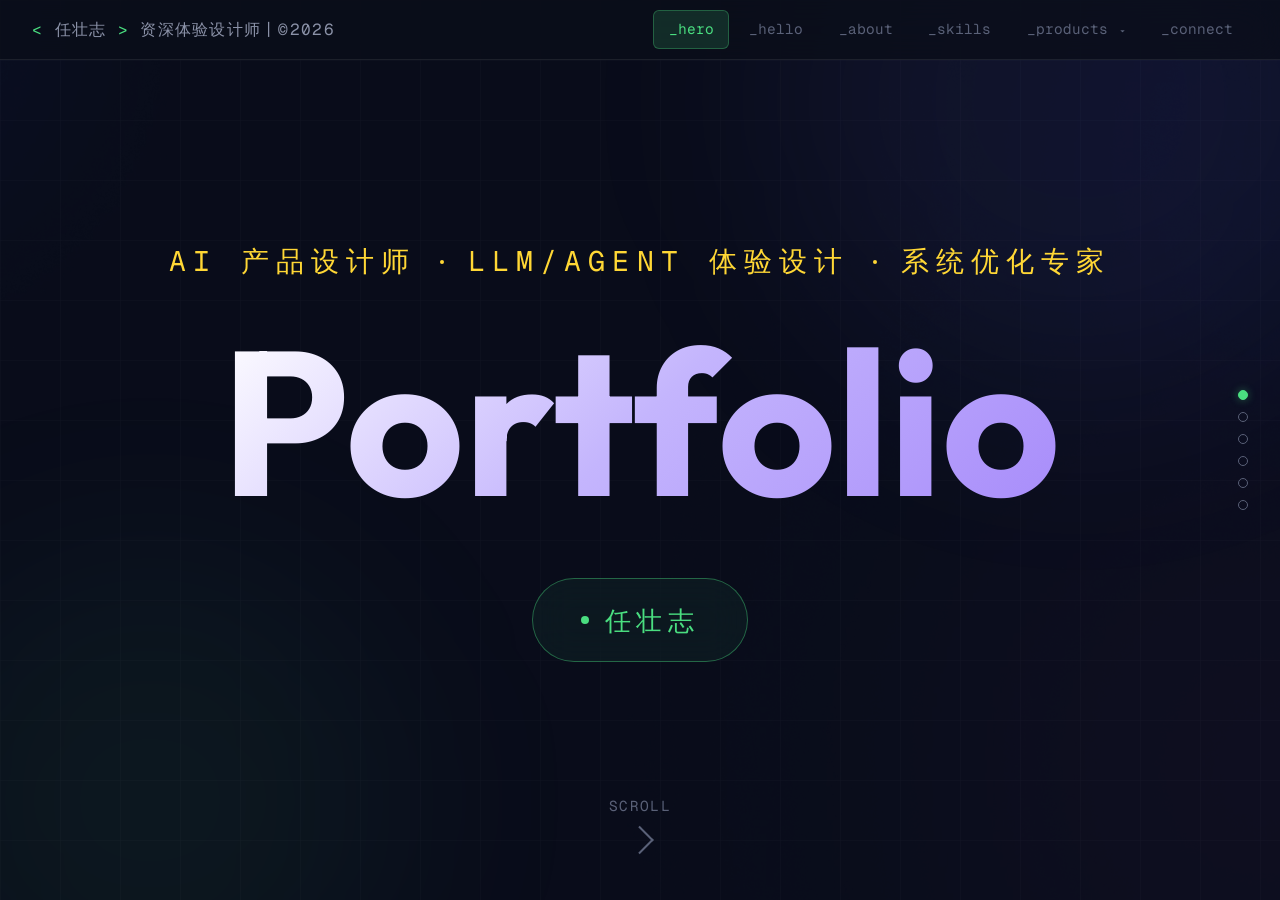
<file: index.html>
<!DOCTYPE html><!-- 重新部署 -->
<html lang="zh-CN">
<head>
<meta charset="UTF-8">
<meta name="viewport" content="width=device-width, initial-scale=1.0">
<title>Portfolio Resume - 任壮志</title>
<link rel="icon" href="data:image/svg+xml,<svg xmlns='http://www.w3.org/2000/svg' viewBox='0 0 32 32'><defs><linearGradient id='g' x1='0%25' y1='0%25' x2='100%25' y2='100%25'><stop offset='0%25' style='stop-color:%234ADE80'/><stop offset='100%25' style='stop-color:%234AEAFB'/></linearGradient></defs><rect width='32' height='32' rx='6' fill='%230A0E1A'/><path d='M12 8v16l8-6-8-10z' fill='url(%23g)'/><circle cx='22' cy='24' r='2' fill='%234ADE80'/></svg>" type="image/svg+xml">
<link rel="stylesheet" href="shared.css">
</head>
<body>

<div class="bg-layer"></div>

<!-- ===== Fixed Top Nav ===== -->
<nav class="fixed-nav">
  <div class="nav-brand"><span class="accent"><</span> 任壮志 <span class="accent">></span> 资深体验设计师丨©2026</div>
  <div class="nav-links">
    <a href="#" data-goto="0" class="active">_hero</a>
    <a href="#" data-goto="1">_hello</a>
    <a href="#" data-goto="2">_about</a>
    <a href="#" data-goto="3">_skills</a>
    <div class="nav-dropdown">
      <a href="#" class="nav-dropdown-toggle" data-goto="4">_products <span class="dropdown-arrow">▾</span></a>
      <ul class="nav-dropdown-menu">
        <li><a href="pages/agent-model.html">模型中心Agent</a></li>
        <li><a href="pages/agent-edu.html">智慧教学Agent</a></li>
        <li><a href="pages/b-end.html">其他展示</a></li>
      </ul>
    </div>
    <a href="#" data-goto="5">_connect</a>
  </div>
</nav>


<!-- ===== Side Dots ===== -->
<div class="side-nav" id="sideNav"></div>

<!-- ===== Horizontal Scroll Container ===== -->
<div class="hscroll-container" id="hscroll">

  <!-- ========== Panel 01: Hero ========== -->
  <div class="panel panel-hero" data-panel="0">
    <div class="deco-grid"></div>
    <div class="deco-glow" style="width:600px;height:600px;background:rgba(99,102,241,0.08);top:-200px;right:-100px;"></div>
    <div class="deco-glow" style="width:500px;height:500px;background:rgba(74,222,128,0.05);bottom:-150px;left:-100px;"></div>
    <div class="hero-bg-img">
      <img draggable="false" src="./images/bg-hero.jpg" alt="">
    </div>
    <div class="panel-inner">
      <div class="hero-subtitle" data-animate>
        <span>AI 产品设计师</span>
        <span class="sep"></span>
        <span>LLM/Agent 体验设计</span>
        <span class="sep"></span>
        <span>系统优化专家</span>
      </div>
      <h1 class="hero-title" data-animate>Portfolio</h1>
      <div class="hero-author-badge" data-animate>
        <span class="dot"></span>
        任壮志
      </div>
    </div>
    <div class="hero-scroll-hint">
      <span>SCROLL</span>
      <div class="arrow"></div>
    </div>
  </div>

  <!-- ========== Panel 02: Hello ========== -->
  <div class="panel panel-hello" data-panel="1">
    <div class="deco-grid"></div>
    <div class="deco-glow" style="width:500px;height:500px;background:rgba(74,222,128,0.06);top:100px;right:-100px;"></div>
    <div class="panel-inner">
      <h2 class="hello-title" data-animate>hello</h2>
      <p class="hello-highlight" data-animate>
        <span class="accent">6年</span> UX 设计经验 <span style="color: #ffffff;">|</span> <span class="accent">2年</span> 深耕 LLM/Agent 交互
      </p>
      <p class="hello-desc" data-animate>
        vibe coding 深度探索、codex 类工具熟练掌握<br>
        创新型体验，让"用户想要"成为自然而然的发生
      </p>
    </div>
  </div>

  <!-- ========== Panel 03: About ========== -->
  <div class="panel panel-about" data-panel="2">
    <div class="deco-grid"></div>
    <div class="panel-inner about-layout">
      <!-- 左侧：个人信息 -->
      <aside class="about-sidebar" data-animate>
        <div class="about-name-role">
          <span class="about-name">任壮志</span>
          <span class="about-name-sep">|</span>
          <span class="about-role">交互设计师（AI方向）</span>
        </div>
        
        <div class="about-summary-card">
          专注 AI 产品交互与 B 端系统体验设计。擅长 LLM/Agent 对话设计、多模态交互、复杂信息架构与跨角色流程优化，具备完整的用户研究与数据驱动迭代能力
        </div>
        
        <div class="about-info-item">
          <div class="about-info-label" style="color:#4AEAFB;">能力-Post</div>
          <div class="ability-group">
            <div class="about-info-value ability-title">AI 产品交互</div>
            <div class="about-info-value sub">LLM/Agent对话设计、多模态交互</div>
            <div class="about-info-value sub">AI 反馈机制、置信度体系、人机协作范式</div>
          </div>
          
          <div class="ability-group">
            <div class="about-info-value ability-title" style="margin-top:1.2rem;">B端系统体验</div>
            <div class="about-info-value sub">复杂信息架构、跨角色流程优化</div>
            <div class="about-info-value sub">设计规范、组件库体系、设计资产化</div>
          </div>
          
          <div class="ability-group">
            <div class="about-info-value ability-title" style="margin-top:1.2rem;">用户研究</div>
            <div class="about-info-value sub">用户调研、可用性测试、行为数据分析</div>
            <div class="about-info-value sub">数据驱动迭代、设计决策</div>
          </div>
          
          <div class="design-tool-group">
            <div class="about-info-value ability-title" style="margin-top:1.2rem;">设计工具</div>
            <div class="about-info-value sub">在线协同类、氛围编码类</div>
          </div>
        </div>
      </aside>
      
      <!-- 右侧：工作经历 -->
      <div class="about-main">
        <div class="experience-item" data-animate>
          <div class="experience-header">
            <div class="experience-header-left">
              <span class="experience-company">蚂蚁集团 · 数字科技线</span>
              <span class="experience-role">资深交互设计师（AI方向）</span>
            </div>
            <span class="experience-date experience-header-right">2025.12 – 2026.06</span>
          </div>
          <ul class="experience-list">
            <li>主导模型中心 Agent 体验升级，针对复杂 AI 模型调度场景重构人机协作交互范式，优化意图理解、多轮对话及反馈机制，提升 Agent 任务完成率与开发者效率</li>
            <li>独立负责风险洞察中台全域体验设计，统一机构/用户/平台三端信息架构与交互标准，打通跨角色数据流转闭环，降低协作认知成本</li>
          </ul>
        </div>

        <div class="experience-item" data-animate>
          <div class="experience-header">
            <div class="experience-header-left">
              <span class="experience-company">河南景信息科技有限公司</span>
              <span class="experience-role">用户体验设计师（AI方向）</span>
            </div>
            <span class="experience-date experience-header-right">2023.05 – 2025.12</span>
          </div>
          <ul class="experience-list">
            <li>主导智慧教育 Agent 从 0 到 1 的交互体系搭建，针对模型幻觉、上下文断裂等典型痛点，设计置信度分级可视化、对话关联反馈及输出约束机制，提升模型可信度与用户掌控感，沉淀 AI 人机协作设计范式</li>
            <li>搭建设计规范与组件体系，制定交互/视觉标准文档，推动设计资产化与团队协同流程标准化，显著降低沟通成本与重复造轮</li>
            <li>建立数据驱动的体验优化机制，结合用户反馈、行为埋点与可用性测试，持续迭代核心交互流程，关键路径用户满意度与任务完成率有效提升</li>
          </ul>
        </div>

        <div class="experience-item" data-animate>
          <div class="experience-header">
            <div class="experience-header-left">
              <span class="experience-company">伊飒尔体验云科技有限公司</span>
              <span class="experience-role">用户体验设计师</span>
            </div>
            <span class="experience-date experience-header-right">2020.03 – 2023.04</span>
          </div>
          <ul class="experience-list">
            <li>深度参与金融、汽车、医药等领域头部产品全链路体验设计，主导 C 端 App 大版本迭代与 B 端复杂系统从 0 到 1 搭建，沉淀跨行业设计方法论</li>
          </ul>
        </div>
      </div>
    </div>
  </div>

  <!-- ========== Panel 04: Skills ========== -->
  <div class="panel panel-skills" data-panel="3">
    <div class="deco-grid"></div>
    <div class="deco-glow" style="width:400px;height:400px;background:rgba(34,211,238,0.05);bottom:-100px;left:-50px;"></div>
    <div class="panel-inner">
      <div class="skills-grid">
        <div class="skills-category" data-animate>
          <div class="skills-category-title">战略与思考</div>
          <div class="skill-tags" style="grid-template-columns:repeat(3,1fr);">
            <div class="skill-tag">用户体验策略<small>UX Strategy</small></div>
            <div class="skill-tag">AI 产品思维<small>AI Product Thinking</small></div>
            <div class="skill-tag">设计思维<small>Design Thinking</small></div>
            <div class="skill-tag">用户研究<small>User Research</small></div>
            <div class="skill-tag">跨部门协作<small>Cross-Dept</small></div>
            <div class="skill-tag">产品思维<small>Product Mindset</small></div>
          </div>
        </div>

        <div class="skills-category" data-animate>
          <div class="skills-category-title">逻辑/判断/思维</div>
          <div class="skill-tags" style="grid-template-columns:repeat(3,1fr);">
            <div class="skill-tag skill-tag-purple">人机协作范式<small>Human-AI</small></div>
            <div class="skill-tag skill-tag-purple">对话交互逻辑<small>Conversational UX</small></div>
            <div class="skill-tag skill-tag-purple">多模态交互<small>Multimodal</small></div>
            <div class="skill-tag skill-tag-purple">模型置信度反馈<small>Confidence</small></div>
            <div class="skill-tag skill-tag-purple">AI 安全与信任<small>Trust & Safety</small></div>
            <div class="skill-tag skill-tag-purple">提示词工程<small>Prompt</small></div>
          </div>
        </div>

        <div class="skills-category" data-animate>
          <div class="skills-category-title">执行与决策</div>
          <div class="skill-tags" style="grid-template-columns:repeat(4,1fr);">
            <div class="skill-tag skill-tag-dark">AI 交互行为<small>AI Behavior</small></div>
            <div class="skill-tag skill-tag-dark">对话策略设计<small>CUX</small></div>
            <div class="skill-tag skill-tag-dark">多模态交互<small>Multimodal</small></div>
            <div class="skill-tag skill-tag-dark">设计资产化<small>Design Assets</small></div>
          </div>
        </div>

        <div class="skills-category" data-animate>
          <div class="skills-category-title">技能工具</div>
          <div class="skill-tags skill-tags-tools">
            <div class="skill-tag skill-tag-dark skill-tag-tool">
              <div class="tool-text">
                <span>氛围编码类</span>
                <small>Vibe Coding</small>
              </div>
              <div class="tool-icons">
                <span class="tooltip-trigger" data-tooltip="zcode"><img draggable="false" src="./images/tools-vibe/zcode.svg" alt="zcode"></span>
                <span class="tooltip-trigger" data-tooltip="trae"><img draggable="false" src="./images/tools-vibe/trae.svg" alt="trae"></span>
                <span class="tooltip-trigger" data-tooltip="codex"><img draggable="false" src="./images/tools-vibe/codex.svg" alt="codex"></span>
                <span class="tooltip-trigger" data-tooltip="clound code"><img draggable="false" src="./images/tools-vibe/clound code.svg" alt="clound code"></span>
              </div>
            </div>
            <div class="skill-tag skill-tag-dark skill-tag-tool">
              <div class="tool-text">
                <span>在线协同类</span>
                <small>Online Collab</small>
              </div>
              <div class="tool-icons">
                <span class="tooltip-trigger" data-tooltip="figma"><img draggable="false" src="./images/tools-collab/figma.svg" alt="figma"></span>
                <span class="tooltip-trigger" data-tooltip="master go"><img draggable="false" src="./images/tools-collab/master go.svg" alt="master go"></span>
                <span class="tooltip-trigger" data-tooltip="axure"><img draggable="false" src="./images/tools-collab/axure.svg" alt="axure"></span>
                <span class="tooltip-trigger" data-tooltip="sketch"><img draggable="false" src="./images/tools-collab/sketch.svg" alt="sketch"></span>
              </div>
            </div>
          </div>
        </div>
      </div>
    </div>
  </div>

  <!-- ========== Panel 05: Products ========== -->
  <div class="panel panel-products" data-panel="4">
    <div class="deco-grid"></div>
    <div class="panel-inner">
      <div class="products-page-title" data-animate>我的项目</div>
      <div class="products-grid">
        <div class="product-card" data-animate data-href="pages/agent-model.html">
          <div class="product-image">
            <img draggable="false" src="./images/cover-agent-model.png" alt="模型中心Agent">
          </div>
          <div class="product-info">
            <div class="product-title">模型中心Agent</div>
            <div class="product-footer">
              <span class="product-tag">Agent 交互</span>
              <span class="product-arrow" data-href="pages/agent-model.html">Go→</span>
            </div>
          </div>
        </div>

        <div class="product-card" data-animate data-href="pages/agent-edu.html">
          <div class="product-image">
            <img draggable="false" src="./images/cover-agent-edu.png" alt="智慧教学Agent">
          </div>
          <div class="product-info">
            <div class="product-title">智慧教学Agent</div>
            <div class="product-footer">
              <span class="product-tag">产品方案</span>
              <span class="product-arrow" data-href="pages/agent-edu.html">Go→</span>
            </div>
          </div>
        </div>

        <div class="product-card" data-animate data-href="pages/b-end.html">
          <div class="product-image">
            <img draggable="false" src="./images/cover-b-end.jpg" alt="视觉设计">
          </div>
          <div class="product-info">
            <div class="product-title">视觉设计</div>
            <div class="product-footer">
              <span class="product-tag">综合项目</span>
              <span class="product-arrow" data-href="pages/b-end.html">Go→</span>
            </div>
          </div>
        </div>
      </div>
    </div>
  </div>

  <!-- ========== Panel 06: Footer ========== -->
  <div class="panel panel-footer" data-panel="5">
    <div class="deco-grid"></div>
    <div class="deco-glow" style="width:600px;height:600px;background:rgba(74,222,128,0.06);top:50%;left:50%;transform:translate(-50%,-50%);"></div>
    <div class="panel-inner">
      <h2 class="footer-title" data-animate>创造卓越体验</h2>
      <p class="footer-subtitle" data-animate>期待与您联系</p>
      <a href="./assets/任壮志-产品设计师-6年经验.pdf" download class="footer-download-btn" data-animate id="resumeDownloadBtn">
        <span class="download-icon">↓</span>
        下载简历
      </a>
      <div class="footer-contact-grid" data-animate>
        <div class="footer-contact-item">
          <div class="footer-contact-label">Email</div>
          <div class="footer-contact-value"><span class="email-copy" style="cursor:pointer;">964580039@qq.com</span></div>
        </div>
        <div class="footer-contact-item">
          <div class="footer-contact-label">Phone</div>
          <div class="footer-contact-value">155 440 85444</div>
        </div>
        <div class="footer-contact-item">
          <div class="footer-contact-label">Name</div>
          <div class="footer-contact-value">任壮志</div>
        </div>
      </div>
      <div class="footer-copy" data-animate>© 2026 Renzhuangzhi — Portfolio Resume</div>
    </div>
  </div>

</div><!-- end hscroll-container -->

<script>
(function() {
  'use strict';

  // ===== 移动端检测 =====
  function isMobile() {
    return window.innerWidth <= 768 || 'ontouchstart' in window;
  }

  // ===== URL Parameter Parsing - Auto jump to Products panel =====
  function getUrlParam(name) {
    const params = new URLSearchParams(window.location.search);
    return params.get(name);
  }
  const targetPanel = getUrlParam('panel');
  const jumpToPanel = targetPanel ? parseInt(targetPanel) : null;

  // If jumped from URL param, clear it to avoid re-jumping on refresh
  if (targetPanel !== null) {
    const url = new URL(window.location);
    url.searchParams.delete('panel');
    window.history.replaceState({}, document.title, url.toString());
  }

  // ===== Image Protection - Disable Right Click on Images =====
  document.addEventListener('contextmenu', function(e) {
    if (e.target.tagName === 'IMG') {
      e.preventDefault();
    }
  });

  // ===== 强制下载简历（避免浏览器预览 PDF） =====
  document.getElementById('resumeDownloadBtn').addEventListener('click', function(e) {
    e.preventDefault();
    e.stopPropagation();
    const link = document.createElement('a');
    link.href = this.href;
    link.download = '任壮志-产品设计师-6年经验.pdf';
    link.style.display = 'none';
    document.body.appendChild(link);
    link.click();
    document.body.removeChild(link);
  });

  // ===== Configuration =====
  const PANELS = document.querySelectorAll('.panel');
  const TOTAL = PANELS.length;
  const CONTAINER = document.getElementById('hscroll');
  const SIDE_NAV = document.getElementById('sideNav');

  let currentPanel = jumpToPanel !== null && jumpToPanel >= 0 && jumpToPanel < TOTAL ? jumpToPanel : 0;
  let isAnimating = false;
  const ANIM_DURATION = 600;

  // ===== Build Side Nav Dots =====
  const dotIndices = [0, 1, 2, 3, 4, 5];
  const dotLabels = {
    0: 'Hero',
    1: 'Hello',
    2: 'About',
    3: 'Skills',
    4: 'Products',
    5: 'Contact'
  };
  dotIndices.forEach(i => {
    const dot = document.createElement('div');
    dot.className = 'side-dot' + (i === currentPanel ? ' active' : '');
    dot.dataset.index = i;
    const tooltip = document.createElement('span');
    tooltip.className = 'tooltip';
    tooltip.textContent = dotLabels[i] || `Panel ${i + 1}`;
    dot.appendChild(tooltip);
    dot.addEventListener('click', () => goToPanel(i));
    SIDE_NAV.appendChild(dot);
  });

  // ===== Navigate to Panel =====
  function goToPanel(index) {
    if (isAnimating || index === currentPanel || index < 0 || index >= TOTAL) return;
    isAnimating = true;
    currentPanel = index;
    updateView();
    setTimeout(() => { isAnimating = false; }, ANIM_DURATION);
  }

  function updateView() {
    if (isMobile()) return;
    
    CONTAINER.style.transform = `translateX(-${currentPanel * 100}vw)`;

    SIDE_NAV.querySelectorAll('.side-dot').forEach((dot) => {
      const panelIndex = parseInt(dot.dataset.index);
      dot.classList.toggle('active', panelIndex === currentPanel);
    });

    const navLinks = document.querySelectorAll('.nav-links a');
    navLinks.forEach(link => {
      const linkIndex = parseInt(link.dataset.goto);
      if (!isNaN(linkIndex)) {
        link.classList.toggle('active', linkIndex === currentPanel);
      }
    });

    PANELS.forEach((panel, i) => {
      panel.classList.toggle('active', i === currentPanel);
    });
  }

  // ===== Mouse Wheel Navigation =====
  let wheelTimeout;
  window.addEventListener('wheel', function(e) {
    // 移动端跳过面板切换逻辑
    if (isMobile()) return;
    
    e.preventDefault();
    
    if (wheelTimeout) return;
    
    wheelTimeout = setTimeout(() => {
      wheelTimeout = null;
      const switchablePanels = [0, 1, 2, 3, 4, 5];
      
      if (e.deltaY > 0) {
        const currentIndex = switchablePanels.indexOf(currentPanel);
        if (currentIndex !== -1 && currentIndex < switchablePanels.length - 1) {
          goToPanel(switchablePanels[currentIndex + 1]);
        }
      } else {
        const currentIndex = switchablePanels.indexOf(currentPanel);
        if (currentIndex > 0) {
          goToPanel(switchablePanels[currentIndex - 1]);
        }
      }
    }, 50);
  }, { passive: false });

  // ===== Keyboard Navigation =====
  window.addEventListener('keydown', function(e) {
    // 移动端跳过面板切换逻辑
    if (isMobile()) return;
    
    if (e.key === 'ArrowDown') {
      e.preventDefault();
      goToPanel(currentPanel + 1);
    } else if (e.key === 'ArrowUp') {
      e.preventDefault();
      goToPanel(currentPanel - 1);
    }
  });

  // ===== Touch Navigation =====
  let touchStartX = 0;
  let touchStartY = 0;

  window.addEventListener('touchstart', function(e) {
    touchStartX = e.touches[0].clientX;
    touchStartY = e.touches[0].clientY;
  }, { passive: true });

  // ===== Copy Email =====
  document.querySelector('.email-copy')?.addEventListener('click', function(e) {
    const email = '964580039@qq.com';
    navigator.clipboard.writeText(email).then(() => {
      showToast('✅ 邮箱已复制！');
    }).catch(() => {
      const textarea = document.createElement('textarea');
      textarea.value = email;
      document.body.appendChild(textarea);
      textarea.select();
      document.execCommand('copy');
      document.body.removeChild(textarea);
      showToast('✅ 邮箱已复制！');
    });
  });

  function showToast(message) {
    const old = document.querySelector('.toast-message');
    if (old) old.remove();
    const toast = document.createElement('div');
    toast.className = 'toast-message';
    toast.textContent = message;
    Object.assign(toast.style, {
      position: 'fixed',
      bottom: '40px',
      left: '50%',
      transform: 'translateX(-50%)',
      background: 'rgba(10,14,26,0.9)',
      backdropFilter: 'blur(16px)',
      color: '#f0f0f5',
      padding: '14px 28px',
      borderRadius: '12px',
      fontFamily: "'GeistMono', monospace",
      fontSize: '1rem',
      border: '1px solid rgba(255,255,255,0.08)',
      zIndex: '9999',
      opacity: '0',
      transition: 'opacity 0.3s ease',
      boxShadow: '0 8px 32px rgba(0,0,0,0.4)'
    });
    document.body.appendChild(toast);
    requestAnimationFrame(() => { toast.style.opacity = '1'; });
    setTimeout(() => {
      toast.style.opacity = '0';
      setTimeout(() => toast.remove(), 400);
    }, 2000);
  }

  window.addEventListener('touchend', function(e) {
    // 移动端允许默认滚动
    if (isMobile()) return;
    
    const dx = e.changedTouches[0].clientX - touchStartX;
    const dy = e.changedTouches[0].clientY - touchStartY;
    if (Math.abs(dx) > Math.abs(dy) && Math.abs(dx) > 60) {
      if (dx < 0) goToPanel(currentPanel + 1);
      else goToPanel(currentPanel - 1);
    }
  }, { passive: true });

  // ===== Dropdown Toggle =====
  const dropdownToggle = document.querySelector('.nav-dropdown-toggle');
  const dropdown = document.querySelector('.nav-dropdown');
  if (dropdownToggle) {
    dropdownToggle.addEventListener('click', function(e) {
      e.preventDefault();
      e.stopPropagation();
      dropdown.classList.toggle('open');
    });
  }

  document.addEventListener('click', function(e) {
    if (dropdown && !dropdown.contains(e.target)) {
      dropdown.classList.remove('open');
    }
  });

  // ===== Nav Link Clicks =====
  document.querySelectorAll('.nav-links a[data-goto]').forEach(link => {
    link.addEventListener('click', function(e) {
      e.preventDefault();
      goToPanel(parseInt(this.dataset.goto));
    });
  });

  // ===== Product Card & Arrow Clicks =====
  document.querySelectorAll('[data-href]').forEach(el => {
    el.addEventListener('click', function(e) {
      e.preventDefault();
      window.location.href = this.dataset.href;
    });
  });

  // ===== Skills Panel Dynamic Height =====
  function adjustSkillsHeight() {
    if (window.innerWidth <= 768) return;
    const skillsPanel = document.querySelector('.panel-skills .panel-inner');
    if (!skillsPanel) return;
    const navHeight = document.querySelector('.fixed-nav').offsetHeight || 60;
    const panelPadding = 160;
    const availableHeight = window.innerHeight - navHeight - panelPadding;
    const grid = skillsPanel.querySelector('.skills-grid');
    if (grid) {
      grid.querySelectorAll('.skills-category').forEach(cat => {
        cat.style.display = 'flex';
        cat.style.flexDirection = 'column';
        cat.style.justifyContent = 'center';
        cat.style.padding = '1rem 1.2rem';
      });
      grid.querySelectorAll('.skill-tags').forEach(tags => {
        tags.style.flex = '1';
        tags.style.gap = '0.5rem';
        tags.querySelectorAll('.skill-tag').forEach(tag => {
          tag.style.display = 'flex';
          tag.style.alignItems = 'center';
          if (tag.classList.contains('skill-tag-tool')) {
            tag.style.flexDirection = 'row';
            tag.style.justifyContent = 'space-between';
          } else {
            tag.style.flexDirection = 'column';
            tag.style.justifyContent = 'center';
          }
        });
      });
      grid.querySelectorAll('.skills-category-title').forEach(title => {
        title.style.marginBottom = '0.6rem';
      });
    }
  }

  adjustSkillsHeight();
  window.addEventListener('resize', adjustSkillsHeight);

  // 移动端强制重置内联样式，保证滚动生效
  if (isMobile()) {
    document.documentElement.style.overflow = 'auto';
    document.body.style.overflow = 'auto';
    document.body.style.height = 'auto';
    const container = document.getElementById('hscroll');
    if (container) {
      container.style.overflow = 'visible';
      container.style.display = 'block';
      container.style.transform = 'none';
    }
    // 移动端强制显示所有 data-animate 元素（CSS 修复的备用方案）
    document.querySelectorAll('[data-animate]').forEach(function(el) {
      el.style.opacity = '1';
      el.style.transform = 'none';
    });
  }

  // ===== Initialize First Panel =====
  updateView();

})();
</script>

</body>
</html>
</file>
<file: shared.css>
:root {
  --bg: #0a0e1a;
  --bg2: #111827;
  --bg3: #0d1224;
  --surface: rgba(255,255,255,0.04);
  --surface-hover: rgba(255,255,255,0.08);
  --ink: #f0f0f5;
  --muted: #8b92a8;
  --dim: #5a6178;
  --rule: rgba(255,255,255,0.08);
  --accent: #4ade80;
  --accent2: #22d3ee;
  --accent3: #a78bfa;
  --accent-glow: rgba(74,222,128,0.15);
  --card-bg: rgba(17,24,39,0.6);
  --card-border: rgba(255,255,255,0.06);
  --yellow: #FFD735;
  --panel-width: 100vw;
  --panel-height: 100vh;
}

img {
  -webkit-user-select: none;
  -moz-user-select: none;
  -ms-user-select: none;
  user-select: none;
}

/* ===== PC 端隐藏移动端专属元素 ===== */
@media (min-width: 769px) {
  .products-page-title {
    display: none !important;
  }
}

@font-face {
  font-family: 'Outfit';
  src: url('./_shared/fonts/Outfit-Regular.ttf') format('truetype');
  font-weight: 400;
}
@font-face {
  font-family: 'Outfit';
  src: url('./_shared/fonts/Outfit-Bold.ttf') format('truetype');
  font-weight: 700;
}
@font-face {
  font-family: 'InstrumentSans';
  src: url('./_shared/fonts/InstrumentSans-Regular.ttf') format('truetype');
  font-weight: 400;
}
@font-face {
  font-family: 'InstrumentSans';
  src: url('./_shared/fonts/InstrumentSans-Bold.ttf') format('truetype');
  font-weight: 700;
}
@font-face {
  font-family: 'GeistMono';
  src: url('./_shared/fonts/GeistMono-Regular.ttf') format('truetype');
  font-weight: 400;
}

*, *::before, *::after { margin: 0; padding: 0; box-sizing: border-box; }
html {
  scroll-behavior: auto;
  overflow: hidden;
}
body {
  font-family: 'InstrumentSans', 'PingFang SC', 'Microsoft YaHei', sans-serif;
  font-size: 22px;
  font-weight: 450;
  background: var(--bg);
  color: var(--ink);
  line-height: 1.7;
  overflow: hidden;
  height: 100vh;
  width: 100vw;
}

.hscroll-container {
  display: flex;
  height: 100vh;
  width: max-content;
  transition: transform 0.6s cubic-bezier(0.25, 0.46, 0.45, 0.94);
  will-change: transform;
}

.panel {
  width: var(--panel-width);
  height: var(--panel-height);
  flex-shrink: 0;
  position: relative;
  overflow: hidden;
  display: flex;
  align-items: center;
  justify-content: center;
}

.panel-inner {
  width: 100%;
  height: 100%;
  max-width: 100%;
  padding: 120px clamp(40px, 6vw, 120px);
  display: flex;
  flex-direction: column;
  justify-content: center;
  position: relative;
  z-index: 2;
}

.bg-layer {
  position: fixed;
  inset: 0;
  z-index: 0;
  background:
    radial-gradient(ellipse 80% 60% at 20% 40%, rgba(99,102,241,0.12) 0%, transparent 60%),
    radial-gradient(ellipse 60% 50% at 80% 80%, rgba(139,92,246,0.1) 0%, transparent 50%),
    linear-gradient(180deg, #0a0e1a 0%, #0f1420 50%, #0a0e1a 100%);
}

.panel-hero {
  background: var(--bg);
}
.panel-hero .panel-inner {
  text-align: center;
  align-items: center;
}
.hero-bg-img {
  position: absolute;
  inset: 0;
  z-index: 0;
  opacity: 0.15;
}
.hero-bg-img img {
  width: 100%;
  height: 100%;
  object-fit: cover;
}
.hero-subtitle {
  font-family: 'GeistMono', monospace;
  font-size: clamp(1.6rem, 2.2vw, 2.8rem);
  color: var(--yellow);
  margin-bottom: 2rem;
  letter-spacing: 0.25em;
  text-transform: uppercase;
  display: flex;
  align-items: center;
  gap: 1.5rem;
  flex-wrap: wrap;
  justify-content: center;
  font-weight: 500;
}
.hero-subtitle .sep {
  width: 4px;
  height: 4px;
  border-radius: 50%;
  background: var(--yellow);
  flex-shrink: 0;
}
.hero-title {
  font-family: 'Outfit', sans-serif;
  font-size: clamp(8rem, 16vw, 16rem);
  font-weight: 900;
  line-height: 1.0;
  margin-bottom: 3.5rem;
  background: linear-gradient(135deg, #fff 0%, #c4b5fd 50%, #a78bfa 100%);
  -webkit-background-clip: text;
  -webkit-text-fill-color: transparent;
  background-clip: text;
}
.hero-author-badge {
  display: inline-flex;
  align-items: center;
  gap: 1rem;
  font-size: 1.6rem;
  color: var(--accent);
  border: 1.5px solid rgba(74,222,128,0.4);
  border-radius: 999px;
  padding: 1.2rem 3rem;
  letter-spacing: 0.2em;
  cursor: default;
  user-select: none;
  background: rgba(74,222,128,0.06);
  backdrop-filter: blur(20px);
  transition: all 0.4s ease;
}
.hero-author-badge:hover {
  transform: scale(1.03);
  box-shadow: 0 0 40px rgba(74,222,128,0.15);
}
.hero-author-badge .dot {
  width: 8px;
  height: 8px;
  border-radius: 50%;
  background: var(--accent);
  animation: pulse-dot 2s ease-in-out infinite;
}
@keyframes pulse-dot {
  0%, 100% { opacity: 1; transform: scale(1); }
  50% { opacity: 0.5; transform: scale(0.8); }
}
.hero-scroll-hint {
  position: absolute;
  bottom: 50px;
  left: 50%;
  transform: translateX(-50%);
  display: flex;
  flex-direction: column;
  align-items: center;
  gap: 0.75rem;
  color: var(--dim);
  font-family: 'GeistMono', monospace;
  font-size: 0.9rem;
  letter-spacing: 0.1em;
  z-index: 3;
}
.hero-scroll-hint .arrow {
  width: 20px;
  height: 20px;
  border-right: 2px solid var(--dim);
  border-bottom: 2px solid var(--dim);
  transform: rotate(-45deg);
  animation: float-hint 2s ease-in-out infinite;
}
@keyframes float-hint {
  0%, 100% { transform: translateY(0) rotate(-45deg); }
  50% { transform: translateY(8px) rotate(-45deg); }
}

.panel-hello .panel-inner {
  text-align: center;
  align-items: center;
  overflow-x: hidden;
}
.hello-title {
  font-family: 'Outfit', sans-serif;
  font-size: clamp(6rem, 12vw, 12rem);
  font-weight: 900;
  background: linear-gradient(135deg, var(--accent) 0%, var(--accent2) 100%);
  -webkit-background-clip: text;
  -webkit-text-fill-color: transparent;
  background-clip: text;
  margin-bottom: 2.5rem;
  line-height: 0.9;
  white-space: nowrap;
}
.hello-text {
  font-size: 1.2rem;
  color: var(--muted);
  margin-bottom: 1.5rem;
}
.hello-highlight {
  color: var(--ink);
  font-weight: 700;
  font-size: clamp(2.2rem, 2.8vw, 3.5rem);
  margin-bottom: 2rem;
  line-height: 1.6;
}
.hello-highlight .accent { color: var(--accent); }
.hello-desc {
  font-size: clamp(1.6rem, 1.8vw, 2.4rem);
  color: #FFD735;
  line-height: 2.0;
  font-weight: 450;
  max-width: 900px;
}

.panel-about .panel-inner {
  align-items: stretch;
}
.about-layout {
  display: grid;
  grid-template-columns: clamp(400px, 32vw, 560px) 1fr;
  gap: 4.5rem;
  align-items: start;
  width: 100%;
  flex: 1;
  min-height: 0;
}
.about-sidebar {
  position: sticky;
  top: 80px;
  padding-right: 1rem;
  display: flex;
  flex-direction: column;
  justify-content: space-between;
}
.about-name {
  font-family: 'Outfit', sans-serif;
  font-size: clamp(4.5rem, 7vw, 7.5rem);
  font-weight: 900;
  color: var(--ink);
  margin-bottom: 0.3rem;
  line-height: 1.0;
}
.about-role {
  font-size: clamp(1.6rem, 1.8vw, 2.2rem);
  color: var(--accent);
  margin-bottom: 2.5rem;
  font-weight: 500;
}
.about-info-item {
  margin-bottom: 0;
  flex: 1;
  display: flex;
  flex-direction: column;
  justify-content: center;
  padding-top: 0;
  gap: 0.4rem;
}

/* PC 端：隐藏简介卡片 + 姓名上下排版 */
@media (min-width: 769px) {
  .panel-about .about-summary-card {
    display: none !important;
  }
  .panel-about .about-name-role {
    flex-direction: column !important;
    align-items: flex-start !important;
    gap: 0.2rem !important;
  }
  .panel-about .about-name-sep {
    display: none !important;
  }
}
.about-info-label {
  font-family: 'GeistMono', monospace;
  font-size: clamp(1rem, 1.1vw, 1.3rem);
  color: var(--dim);
  text-transform: uppercase;
  letter-spacing: 0.2em;
  margin-bottom: 0.4rem;
  font-weight: 500;
}
.about-info-value {
  font-size: 0.95rem;
  color: var(--ink);
  line-height: 1.6;
}
.about-info-value.highlight {
  font-size: 2rem;
  font-weight: 800;
  color: var(--ink);
}
.about-info-value.sub {
  font-size: clamp(1.2rem, 1.3vw, 1.6rem);
  color: #F99D33;
  font-weight: 450;
  line-height: 1.8;
}
.about-info-value.ability-title {
  font-size: clamp(1.8rem, 2vw, 2.4rem);
  font-weight: 700;
  color: var(--ink);
  margin-bottom: 0.3rem;
}
.about-main {
  width: 100%;
}
.experience-item {
  margin-bottom: 3.5rem;
  position: relative;
  padding-left: 2rem;
}
.experience-item::before {
  content: '';
  position: absolute;
  left: 0;
  top: 8px;
  width: 6px;
  height: 6px;
  border-radius: 50%;
  background: var(--accent);
  box-shadow: 0 0 8px var(--accent-glow);
}
.experience-item::after {
  content: '';
  position: absolute;
  left: 2.5px;
  top: 18px;
  bottom: -20px;
  width: 1px;
  background: var(--rule);
}
.experience-item:last-child::after { display: none; }
.experience-header {
  display: flex;
  align-items: baseline;
  justify-content: space-between;
  gap: 1rem;
  margin-bottom: 0.6rem;
  flex-wrap: wrap;
}
.experience-header-left {
  display: flex;
  align-items: baseline;
  gap: 1rem;
}
.experience-header-right {
  margin-left: auto;
}
.experience-date {
  font-family: 'GeistMono', monospace;
  font-size: 1.1rem;
  color: var(--dim);
  font-weight: 450;
}
.experience-company {
  font-size: clamp(1.8rem, 2.2vw, 2.6rem);
  font-weight: 700;
  color: var(--ink);
}
.experience-role {
  font-size: clamp(1.2rem, 1.4vw, 1.6rem);
  color: var(--accent);
  font-weight: 500;
}
.experience-list {
  list-style: none;
  padding: 0;
}
.experience-list li {
  position: relative;
  padding-left: 1.2rem;
  margin-bottom: 0.8rem;
  color: var(--muted);
  font-size: clamp(1.3rem, 1.4vw, 1.7rem);
  line-height: 1.8;
  font-weight: 450;
}
.experience-list li::before {
  content: '→';
  position: absolute;
  left: 0;
  color: var(--accent);
  font-size: 0.8rem;
}

.panel-skills .panel-inner {
  align-items: center;
}
.skills-header {
  text-align: center;
  margin-bottom: 1.2rem;
}
.skills-header h2 {
  font-family: 'Outfit', sans-serif;
  font-size: 1.8rem;
  font-weight: 700;
  margin-bottom: 0;
}
.skills-grid {
  display: grid;
  grid-template-columns: repeat(2, 1fr);
  grid-template-rows: 1fr 1fr;
  flex: 1;
  gap: 3.5rem;
  width: 100%;
}
.skills-category {
  background: var(--card-bg);
  border: 1px solid var(--card-border);
  border-radius: 24px;
  padding: 4.5rem 3.5rem;
  backdrop-filter: blur(20px);
  transition: all 0.5s cubic-bezier(0.25, 0.46, 0.45, 0.94);
  display: flex;
  flex-direction: column;
  min-height: 0;
  overflow: hidden;
}
.skills-category:hover {
  border-color: rgba(74,222,128,0.2);
  background: rgba(17,24,39,0.8);
  transform: translateY(-6px);
  box-shadow: 0 16px 48px rgba(0,0,0,0.3);
}
.skills-category-title {
  font-size: clamp(1.3rem, 1.5vw, 1.8rem);
  font-weight: 700;
  color: var(--accent);
  margin-bottom: 2rem;
  display: flex;
  align-items: center;
  gap: 0.8rem;
}
.skills-category-title::before {
  content: '';
  width: 3px;
  height: 18px;
  background: linear-gradient(180deg, var(--accent), var(--accent2));
  border-radius: 2px;
}
.skill-tags {
  display: grid;
  gap: 1.2rem;
  flex: 1;
  align-content: stretch;
}
.skill-tag {
    background: linear-gradient(135deg, rgba(49,255,104,0.15) 0%, rgba(14,49,67,0.4) 38%, rgba(16,66,68,0.4) 53%, rgba(3,28,56,0.4) 100%),
                rgba(6,20,36,0.2);
    border: 1px solid transparent;
    border-radius: 20px;
    padding: 0.9rem 1.2rem;
    font-size: clamp(1.2rem, 1.3vw, 1.6rem);
    color: var(--ink);
    transition: all 0.4s cubic-bezier(0.25, 0.46, 0.45, 0.94);
    cursor: default;
    text-align: center;
    position: relative;
    overflow: hidden;
    flex: 1;
    display: flex;
    align-items: center;
    justify-content: center;
    min-height: 0;
    font-weight: 500;
  }
  .skill-tag::before {
    content: '';
    position: absolute;
    inset: 0;
    border-radius: 20px;
    padding: 1px;
    background: linear-gradient(135deg, rgba(255,255,255,0) 0%, rgba(255,255,255,0.3) 100%);
    -webkit-mask: linear-gradient(#fff 0 0) content-box, linear-gradient(#fff 0 0);
    -webkit-mask-composite: xor;
    mask-composite: exclude;
    pointer-events: none;
  }
.skill-tag:hover {
    background: linear-gradient(135deg, rgba(49,255,104,0.25) 0%, rgba(14,49,67,0.5) 38%, rgba(16,66,68,0.5) 53%, rgba(3,28,56,0.5) 100%),
                rgba(6,20,36,0.3);
    transform: translateY(-4px) scale(1.02);
    box-shadow: 0 8px 32px rgba(0,0,0,0.3);
    border-color: rgba(74,222,128,0.3);
  }
  .skill-tag-purple {
    background: linear-gradient(135deg, rgba(238,49,255,0.15) 0%, rgba(34,14,67,0.4) 38%, rgba(45,16,68,0.4) 53%, rgba(56,3,40,0.4) 100%),
                rgba(6,20,36,0.2);
  }
  .skill-tag-purple::before {
    background: linear-gradient(135deg, rgba(255,255,255,0) 0%, rgba(255,255,255,0.3) 100%);
  }
  .skill-tag-purple:hover {
    background: linear-gradient(135deg, rgba(238,49,255,0.25) 0%, rgba(34,14,67,0.5) 38%, rgba(45,16,68,0.5) 53%, rgba(56,3,40,0.5) 100%),
                rgba(6,20,36,0.3);
  }
  .skill-tag-dark {
    background: rgba(255, 255, 255, 0.05);
    backdrop-filter: blur(24px);
    -webkit-backdrop-filter: blur(24px);
    border: 1px solid rgba(255, 255, 255, 0.1);
    box-shadow: 0 4px 24px rgba(0, 0, 0, 0.2);
    border-radius: 24px;
  }
  .skill-tag-dark::before {
    display: none;
  }
  .skill-tag-dark:hover {
    background: rgba(255, 255, 255, 0.08);
    border-color: rgba(255, 255, 255, 0.2);
  }
  .skill-tags-tools {
    display: flex !important;
    flex-direction: column !important;
    gap: 0.8rem;
    overflow: visible !important;
  }
  .skill-tag-tool {
    display: flex !important;
    flex-direction: row !important;
    align-items: center !important;
    justify-content: space-between !important;
    padding: 1.4rem 2rem !important;
    min-height: 0;
    background: rgba(255,255,255,0.05) !important;
    backdrop-filter: blur(24px) !important;
    -webkit-backdrop-filter: blur(24px) !important;
    border: 1px solid rgba(255,255,255,0.12) !important;
    box-shadow: 0 2px 12px rgba(0,0,0,0.15) !important;
    border-radius: 20px !important;
    overflow: visible !important;
    transition: all 0.4s cubic-bezier(0.25, 0.46, 0.45, 0.94) !important;
  }
  .skill-tag-tool:hover {
    transform: translateY(-4px) !important;
    box-shadow: 0 8px 32px rgba(0,0,0,0.3) !important;
  }
  .skill-tag-tool::before {
    display: none !important;
  }
  .tool-text {
    display: flex;
    flex-direction: column;
    align-items: flex-start;
    gap: 0.2rem;
  }
  .tool-text span {
    font-size: 1.3rem;
    color: var(--ink);
    font-weight: 500;
  }
  .tool-text small {
    font-size: 0.95rem;
    color: var(--dim);
    font-family: 'GeistMono', monospace;
  }
  .tool-icons {
    display: flex;
    align-items: center;
    gap: 0.6rem;
    height: 70%;
    flex-shrink: 0;
  }
  .tool-icons img {
    height: 100%;
    width: auto;
    aspect-ratio: 1 / 1;
    object-fit: contain;
    filter: brightness(1.2);
  }
  .tooltip-trigger {
    position: relative;
    display: inline-flex;
    align-items: center;
    justify-content: center;
    cursor: default;
  }
  .tooltip-trigger::after {
    content: attr(data-tooltip);
    position: absolute;
    bottom: calc(100% + 12px);
    left: 50%;
    transform: translateX(-50%);
    background: rgba(10, 14, 26, 0.85);
    backdrop-filter: blur(12px);
    -webkit-backdrop-filter: blur(12px);
    color: var(--ink, #f0f0f5);
    font-size: 0.7rem;
    font-family: 'GeistMono', monospace;
    padding: 4px 10px;
    border-radius: 6px;
    border: 1px solid rgba(255,255,255,0.08);
    white-space: nowrap;
    opacity: 0;
    pointer-events: none;
    transition: opacity 0.15s ease;
    z-index: 9999;
  }
  .tooltip-trigger:hover::after {
    opacity: 1;
  }
  .skill-tag small {
  display: block;
  font-size: clamp(0.85rem, 0.9vw, 1.05rem);
  color: var(--dim);
  margin-top: 0.2rem;
  font-family: 'GeistMono', monospace;
}

.panel-products .panel-inner {
  align-items: center;
  justify-content: center;
}
.products-grid {
  display: grid;
  grid-template-columns: repeat(auto-fit, minmax(320px, 1fr));
  gap: 3.5rem;
  width: 100%;
  margin: 0 auto;
}
.product-card {
  background: var(--card-bg);
  border: 1px solid var(--card-border);
  border-radius: 24px;
  overflow: hidden;
  cursor: pointer;
  transition: all 0.6s cubic-bezier(0.25, 0.46, 0.45, 0.94);
  backdrop-filter: blur(20px);
}
.product-card:hover {
  transform: translateY(-16px) scale(1.01);
  border-color: rgba(74,222,128,0.3);
  box-shadow: 0 40px 80px rgba(0,0,0,0.4), 0 0 60px rgba(74,222,128,0.08);
}
.product-image {
  width: 100%;
  aspect-ratio: 16 / 9;
  overflow: hidden;
  position: relative;
}
.product-image img {
  width: 100%;
  height: 100%;
  object-fit: cover;
  transition: transform 0.8s cubic-bezier(0.25, 0.46, 0.45, 0.94);
}
.product-card:hover .product-image img {
  transform: scale(1.08);
}
.product-image::after {
  content: '';
  position: absolute;
  bottom: 0;
  left: 0;
  right: 0;
  height: 60px;
  background: linear-gradient(transparent, rgba(17,24,39,0.8));
}
.product-info {
  padding: clamp(1.5rem, 3vh, 2.5rem);
}
.product-title {
  font-size: clamp(1.8rem, 2.2vw, 2.6rem);
  font-weight: 800;
  margin-bottom: 1rem;
}
.product-footer {
  display: flex;
  justify-content: space-between;
  align-items: center;
  gap: 0.75rem;
}
.product-tag {
  display: inline-flex;
  align-items: center;
  background: var(--accent-glow);
  color: var(--accent);
  font-size: clamp(1rem, 1.1vw, 1.3rem);
  padding: 0.5rem 1.4rem;
  border-radius: 999px;
  font-family: 'GeistMono', monospace;
  letter-spacing: 0.05em;
  font-weight: 500;
}
.product-arrow {
  display: inline-flex;
  align-items: center;
  justify-content: center;
  background: transparent;
  color: var(--accent);
  font-size: clamp(1rem, 1.1vw, 1.3rem);
  font-family: 'GeistMono', monospace;
  padding: 0.5rem 1.4rem;
  border-radius: 999px;
  border: 1.5px solid var(--accent);
  cursor: pointer;
  transition: all 0.4s cubic-bezier(0.25, 0.46, 0.45, 0.94);
  font-weight: 500;
}
.product-arrow:hover {
  background: var(--accent-glow);
  transform: translateX(8px) scale(1.05);
  box-shadow: 0 0 30px rgba(74,222,128,0.15);
}

.panel-footer {
  background: linear-gradient(180deg, var(--bg) 0%, var(--bg3) 100%);
}
.panel-footer .panel-inner {
  align-items: center;
  justify-content: center;
  text-align: center;
}
.footer-title {
  font-family: 'Outfit', sans-serif;
  font-size: clamp(4rem, 8vw, 8rem);
  font-weight: 900;
  margin-bottom: 1.5rem;
  background: linear-gradient(135deg, var(--accent) 0%, var(--accent2) 100%);
  -webkit-background-clip: text;
  -webkit-text-fill-color: transparent;
  background-clip: text;
}
.footer-subtitle {
  color: var(--muted);
  font-size: clamp(1.8rem, 2.2vw, 2.8rem);
  margin-bottom: 3.5rem;
  font-weight: 450;
}
.footer-contact-grid {
  display: flex;
  gap: clamp(2rem, 3vw, 3.5rem);
  flex-wrap: wrap;
  justify-content: center;
}
.footer-contact-item {
  background: var(--card-bg);
  border: 1px solid var(--card-border);
  border-radius: 20px;
  padding: clamp(1.5rem, 2.5vw, 2.5rem) clamp(2rem, 3vw, 3rem);
  backdrop-filter: blur(20px);
  text-align: center;
  min-width: 220px;
  transition: all 0.4s ease;
}
.footer-contact-item:hover {
  border-color: rgba(74,222,128,0.3);
  transform: translateY(-6px);
  box-shadow: 0 12px 40px rgba(0,0,0,0.2);
}
.footer-contact-label {
  font-family: 'GeistMono', monospace;
  font-size: clamp(0.9rem, 1vw, 1.2rem);
  color: var(--dim);
  text-transform: uppercase;
  letter-spacing: 0.1em;
  margin-bottom: 0.5rem;
}
.footer-contact-value {
  font-size: clamp(1.2rem, 1.4vw, 1.6rem);
  color: var(--ink);
}
.footer-contact-value a {
  color: var(--accent);
  text-decoration: none;
}
.email-copy {
  cursor: pointer;
  transition: color 0.3s ease;
}
.email-copy:hover {
  color: var(--accent);
}
.footer-copy {
  margin-top: 3rem;
  font-size: clamp(0.9rem, 1vw, 1.1rem);
  color: var(--dim);
}

.footer-download-btn {
  display: inline-flex;
  align-items: center;
  gap: 0.5rem;
  font-family: 'GeistMono', monospace;
  font-size: clamp(0.9rem, 1.1vw, 1.1rem);
  color: var(--accent);
  text-decoration: none;
  padding: 0.8rem 2rem;
  border-radius: 12px;
  border: 1px solid var(--accent);
  background: var(--accent-glow);
  transition: all 0.3s ease;
  margin-bottom: 2.5rem;
  cursor: pointer;
}
.footer-download-btn:hover {
  background: var(--accent);
  color: var(--bg);
  transform: translateY(-2px);
  box-shadow: 0 8px 24px rgba(74,222,128,0.25);
}
.download-icon {
  font-size: 1.2em;
}

.fixed-nav {
  position: fixed;
  top: 0;
  left: 0;
  right: 0;
  z-index: 100;
  height: 60px;
  display: flex;
  align-items: center;
  justify-content: space-between;
  padding: 0 2rem;
  backdrop-filter: blur(20px);
  background: rgba(10,14,26,0.8);
  border-bottom: 1px solid var(--rule);
  transition: transform 0.3s;
}
.nav-brand {
  font-family: 'GeistMono', monospace;
  font-size: clamp(1rem, 1.2vw, 1.4rem);
  font-weight: 500;
  color: var(--muted);
  letter-spacing: 0.08em;
  transition: color 0.3s ease;
}
.nav-brand:hover {
  color: var(--accent);
}
.nav-brand .accent { color: var(--accent); }
.nav-links {
  display: flex;
  gap: 0.3rem;
}
.nav-links a {
  font-family: 'GeistMono', monospace;
  font-size: clamp(0.9rem, 1vw, 1.1rem);
  color: var(--dim);
  text-decoration: none;
  padding: 0.4rem 0.9rem;
  border-radius: 6px;
  transition: all 0.3s;
  border: 1px solid transparent;
}
.nav-links a:hover, .nav-links a.active {
  color: var(--accent);
  border-color: rgba(74,222,128,0.3);
  background: var(--accent-glow);
}
.nav-dropdown {
  position: relative;
  display: inline-block;
}
.nav-dropdown-toggle {
  display: block;
  cursor: pointer;
}
.nav-dropdown-menu {
  position: absolute;
  top: 100%;
  left: 50%;
  transform: translateX(-50%);
  background: rgba(10, 14, 26, 0.95);
  backdrop-filter: blur(20px);
  -webkit-backdrop-filter: blur(20px);
  border: 1px solid var(--rule);
  border-radius: 12px;
  padding: 0.5rem 0;
  min-width: 160px;
  opacity: 0;
  visibility: hidden;
  pointer-events: none;
  transition: opacity 0.2s ease, visibility 0.2s ease, transform 0.2s ease;
  transform: translateX(-50%) translateY(-8px);
  list-style: none;
  z-index: 200;
}
.nav-dropdown.open .nav-dropdown-menu {
  opacity: 1;
  visibility: visible;
  pointer-events: auto;
  transform: translateX(-50%) translateY(0);
}
.nav-dropdown-menu li {
  margin: 0;
}
.nav-dropdown-menu li a {
  display: block;
  padding: 0.5rem 1.5rem;
  font-family: 'GeistMono', monospace;
  font-size: clamp(0.9rem, 1vw, 1.1rem);
  color: var(--dim);
  text-decoration: none;
  transition: all 0.2s;
  white-space: nowrap;
}
.nav-dropdown-menu li a:hover {
  color: var(--accent);
  background: var(--accent-glow);
}
.nav-dropdown-menu li a.active {
  color: var(--accent);
  background: var(--accent-glow);
}
.dropdown-arrow {
  display: inline-block;
  transition: transform 0.25s ease;
  margin-left: 0.2rem;
  font-size: 0.7em;
}
.nav-dropdown.open .dropdown-arrow {
  transform: rotate(180deg);
}
.nav-dropdown:hover .nav-dropdown-menu {
  opacity: 1;
  visibility: visible;
  pointer-events: auto;
  transform: translateX(-50%) translateY(0);
}

.side-nav {
  position: fixed;
  right: 2rem;
  top: 50%;
  transform: translateY(-50%);
  z-index: 100;
  display: flex;
  flex-direction: column;
  gap: 12px;
}
.side-dot {
  width: 10px;
  height: 10px;
  border-radius: 50%;
  border: 1.5px solid var(--dim);
  background: transparent;
  cursor: pointer;
  transition: all 0.3s;
  position: relative;
}
.side-dot.active {
  border-color: var(--accent);
  background: var(--accent);
  box-shadow: 0 0 8px rgba(74,222,128,0.4);
}
.side-dot:hover {
  border-color: var(--accent);
}
.side-dot .tooltip {
  position: absolute;
  right: 20px;
  top: 50%;
  transform: translateY(-50%);
  background: rgba(17,24,39,0.95);
  border: 1px solid var(--card-border);
  color: var(--ink);
  font-size: 0.75rem;
  font-family: 'GeistMono', monospace;
  padding: 0.3rem 0.7rem;
  border-radius: 6px;
  white-space: nowrap;
  opacity: 0;
  pointer-events: none;
  transition: opacity 0.2s;
}
.side-dot:hover .tooltip {
  opacity: 1;
}

.scroll-down-hint {
  position: absolute;
  bottom: 30px;
  right: 60px;
  display: flex;
  align-items: center;
  gap: 0.5rem;
  color: var(--dim);
  font-family: 'GeistMono', monospace;
  font-size: 0.7rem;
  letter-spacing: 0.1em;
  z-index: 3;
}

.section-label {
  font-family: 'GeistMono', monospace;
  font-size: 0.72rem;
  color: var(--dim);
  text-transform: uppercase;
  letter-spacing: 0.2em;
  margin-bottom: 2rem;
  display: flex;
  align-items: center;
  gap: 0.75rem;
}
.section-label::after {
  content: '';
  height: 1px;
  width: 60px;
  background: var(--rule);
}

.deco-grid {
  position: absolute;
  inset: 0;
  z-index: 1;
  pointer-events: none;
  opacity: 0.03;
  background-image:
    linear-gradient(rgba(255,255,255,0.5) 1px, transparent 1px),
    linear-gradient(90deg, rgba(255,255,255,0.5) 1px, transparent 1px);
  background-size: 60px 60px;
}
.deco-glow {
  position: absolute;
  border-radius: 50%;
  filter: blur(100px);
  pointer-events: none;
  z-index: 1;
}

.panel [data-animate] {
  opacity: 0;
  transform: translateY(25px);
  transition: opacity 0.7s ease, transform 0.7s ease;
}
.panel.active [data-animate] {
  opacity: 1;
  transform: translateY(0);
}
.panel.active [data-animate]:nth-child(1) { transition-delay: 0.1s; }
.panel.active [data-animate]:nth-child(2) { transition-delay: 0.2s; }
.panel.active [data-animate]:nth-child(3) { transition-delay: 0.3s; }
.panel.active [data-animate]:nth-child(4) { transition-delay: 0.4s; }
.panel.active [data-animate]:nth-child(5) { transition-delay: 0.5s; }
.panel.active [data-animate]:nth-child(6) { transition-delay: 0.6s; }

@media (max-width: 1200px) {
  .panel-inner { padding: 80px 40px; }
  .hero-title { font-size: clamp(6rem, 12vw, 8rem); }
  .hello-title { font-size: clamp(5rem, 10vw, 7rem); }
  .about-name { font-size: clamp(3.5rem, 6vw, 5rem); }
  .about-layout { grid-template-columns: 280px 1fr; gap: 2rem; }
  .skills-category { padding: 3rem 2.5rem; }
  .product-info { padding: 2.5rem; }
}
@media (max-width: 900px) {
  .panel-inner { padding: 60px 24px; }
  .about-layout { grid-template-columns: 1fr; gap: 2.5rem; }
  .skills-grid { grid-template-columns: 1fr; gap: 2rem; }
  .skills-category { padding: 2.5rem 2rem; }
  .products-grid { grid-template-columns: 1fr; max-width: 500px; gap: 2.5rem; }
  .product-info { padding: 2rem; }
  .about-sidebar { position: static; }
  .side-nav { display: none; }
  .nav-links { display: none; }
}

/* ===== About 和 Skills 页面专属——紧凑策略（矮屏适配，仅宽屏生效） ===== */
@media (max-height: 1100px) and (min-width: 769px) {
  /* ===== About 页面：小字、小间距、左侧列更窄 ===== */
  .panel-about .panel-inner {
    padding-top: 80px !important;
    padding-bottom: 50px !important;
  }
  .panel-about .about-layout {
    grid-template-columns: clamp(220px, 22vw, 300px) 1fr !important;
    gap: 1.5rem !important;
  }
  .panel-about .about-name {
    font-size: clamp(2rem, 3.5vw, 3.2rem) !important;
  }
  .panel-about .about-role {
    font-size: clamp(0.9rem, 1.1vw, 1.2rem) !important;
  }
  .panel-about .about-info-value.ability-title {
    font-size: clamp(0.95rem, 1.1vw, 1.2rem) !important;
  }
  .panel-about .about-info-value.sub {
    font-size: clamp(0.8rem, 0.9vw, 1rem) !important;
  }
  .panel-about .about-info-label {
    font-size: clamp(0.7rem, 0.8vw, 0.9rem) !important;
  }
  .panel-about .experience-item {
    flex: 1;
    margin-bottom: 1.5rem !important;
  }
  .panel-about .experience-header {
    margin-bottom: 0.2rem !important;
  }
  .panel-about .experience-list li {
    font-size: clamp(0.85rem, 0.9vw, 1rem) !important;
    line-height: 2.0 !important;
    margin-bottom: 0.4rem !important;
  }
  .panel-about .experience-company {
    font-size: clamp(1rem, 1.2vw, 1.3rem) !important;
  }
  .panel-about .experience-role {
    font-size: clamp(0.8rem, 0.9vw, 1rem) !important;
  }
  .panel-about .experience-date {
    font-size: 0.8rem !important;
  }

  /* ===== Skills 页面：小间距、顶部内边距充足 ===== */
  .panel-skills .panel-inner {
    padding-top: 80px !important;
    padding-bottom: 30px !important;
  }
  .panel-skills .skills-grid {
    gap: 1rem !important;
  }
  .panel-skills .skills-category {
    padding: 1rem 1rem !important;
  }
  .panel-skills .skills-category-title {
    font-size: clamp(0.85rem, 1vw, 1.1rem) !important;
    margin-bottom: 0.8rem !important;
  }
  .panel-skills .skill-tag {
    font-size: clamp(0.8rem, 0.9vw, 0.95rem) !important;
    padding: 0.4rem 0.5rem !important;
  }
  .panel-skills .skill-tag small {
    font-size: clamp(0.6rem, 0.7vw, 0.75rem) !important;
  }
  .panel-skills .skill-tags {
    gap: 0.6rem !important;
  }
}
/* ========================================
   移动端专属样式（仅宽度 ≤ 768px 生效）
   ======================================== */
@media (max-width: 768px) {

  /* 强制启用滚动 */
  html, body {
    overflow-y: scroll !important;
    overflow-x: hidden !important;
    height: auto !important;
    min-height: 100% !important;
    -webkit-overflow-scrolling: touch !important;
  }

  /* 容器取消 flex，改为块级 */
  .hscroll-container {
    display: block !important;
    flex-direction: unset !important;
    height: auto !important;
    min-height: 100vh !important;
    width: 100% !important;
    transform: none !important;
    transition: none !important;
    overflow-y: visible !important;
  }

  /* 每个面板块级排列，不强制占满视口 */
  .panel {
    display: block !important;
    width: 100% !important;
    height: auto !important;
    min-height: 0 !important;
    flex-shrink: 0 !important;
    overflow: visible !important;
    position: relative !important;
  }

  .panel-inner {
    min-height: 100vh !important;
    height: auto !important;
    padding: 80px 20px 60px !important;
    justify-content: flex-start !important;
  }
  .panel-about .panel-inner,
  .panel-skills .panel-inner,
  .panel-products .panel-inner {
    min-height: auto !important;
  }

  /* --- 统一全局背景（隐藏 Hero 背景图，统一使用 bg-layer 渐变） --- */
  .hero-bg-img {
    display: none !important;
  }
  .panel-hero {
    background: transparent !important;
  }
  .panel-footer {
    background: transparent !important;
  }

  /* --- Hero 面板适配（居中显示） --- */
  .panel-hero .panel-inner {
    justify-content: center !important;
    align-items: center !important;
    text-align: center !important;
  }
  .hero-title {
    font-size: clamp(3.5rem, 12vw, 5rem) !important;
  }
  .hero-subtitle {
    font-size: clamp(1rem, 3vw, 1.4rem) !important;
    gap: 0.8rem !important;
  }
  .hero-author-badge {
    font-size: 1.2rem !important;
    padding: 0.8rem 1.5rem !important;
  }
  .hero-scroll-hint {
    display: none !important;
  }

  /* --- Hello 面板适配（居中显示） --- */
  .panel-hello .panel-inner {
    justify-content: center !important;
    align-items: center !important;
    text-align: center !important;
  }
  .hello-title {
    font-size: clamp(3.5rem, 10vw, 5rem) !important;
  }
  .hello-highlight {
    font-size: clamp(1.4rem, 4vw, 2rem) !important;
  }
  .hello-desc {
    font-size: clamp(1.1rem, 3vw, 1.4rem) !important;
    max-width: 100% !important;
  }

  /* --- About 面板适配（单列，优化排版） --- */
  .panel-about .panel-inner {
    justify-content: flex-start !important;
    align-items: stretch !important;
    padding-top: 70px !important;
  }
  .panel-about .about-layout {
    grid-template-columns: 1fr !important;
    gap: 1.5rem !important;
    max-width: 100% !important;
  }
  .panel-about .about-sidebar {
    position: static !important;
    padding-right: 0 !important;
  }

  /* 名称和职位一行显示 */
  .panel-about .about-name-role {
    display: flex !important;
    align-items: center !important;
    gap: 0.5rem !important;
    margin-bottom: 0.8rem !important;
    flex-wrap: wrap !important;
  }
  .panel-about .about-name {
    font-size: clamp(1.8rem, 5vw, 2.5rem) !important;
    margin-bottom: 0 !important;
  }
  .panel-about .about-name-sep {
    color: var(--accent) !important;
    font-size: clamp(1.2rem, 3vw, 1.6rem) !important;
    opacity: 0.6 !important;
  }
  .panel-about .about-role {
    font-size: clamp(0.85rem, 2.2vw, 1.1rem) !important;
    margin-bottom: 0 !important;
    color: var(--muted) !important;
  }

  /* 总结卡片 */
  .panel-about .about-summary-card {
    background: var(--card-bg);
    border: 1px solid var(--card-border);
    border-radius: 16px;
    padding: 1rem 0.9rem;
    backdrop-filter: blur(20px);
    font-size: clamp(0.85rem, 2.2vw, 1rem) !important;
    line-height: 1.7 !important;
    color: var(--ink) !important;
    margin-bottom: 1.2rem !important;
  }

  /* 工作经历在移动端显示 */
  .panel-about .about-main {
    display: block !important;
    margin-top: 1.5rem !important;
  }
  .panel-about .experience-header {
    flex-direction: row !important;
    align-items: flex-start !important;
    justify-content: space-between !important;
    gap: 0.5rem !important;
    flex-wrap: wrap !important;
    margin-bottom: 0.4rem !important;
  }
  .panel-about .experience-header-left {
    flex-direction: column !important;
    align-items: flex-start !important;
    gap: 0.15rem !important;
    flex: 1 !important;
    min-width: 0 !important;
  }
  .panel-about .experience-company {
    font-size: clamp(0.9rem, 2.5vw, 1.1rem) !important;
    line-height: 1.3 !important;
  }
  .panel-about .experience-role {
    font-size: clamp(0.75rem, 1.8vw, 0.9rem) !important;
  }
  .panel-about .experience-date {
    font-size: clamp(0.7rem, 1.6vw, 0.8rem) !important;
    white-space: nowrap !important;
    margin-top: 0.1rem !important;
  }
  .panel-about .experience-list li {
    font-size: clamp(0.8rem, 2vw, 0.95rem) !important;
    line-height: 1.6 !important;
    margin-bottom: 0.4rem !important;
  }
  .panel-about .experience-item {
    margin-bottom: 1rem !important;
    padding-left: 1rem !important;
  }
  .panel-about .experience-item::before {
    top: 6px !important;
    width: 5px !important;
    height: 5px !important;
  }

  /* --- Skills 面板适配（单列） --- */
  .panel-skills .panel-inner {
    padding-top: 70px !important;
    padding-bottom: 40px !important;
  }
  .panel-skills .skills-grid {
    grid-template-columns: 1fr !important;
    grid-template-rows: auto !important;
    gap: 0.8rem !important;
    flex: none !important;
    height: auto !important;
    max-width: 100% !important;
  }
  .panel-skills .skills-category {
    padding: 1rem 0.9rem !important;
    height: auto !important;
    border-radius: 14px !important;
  }
  .panel-skills .skills-category-title {
    font-size: clamp(0.85rem, 2.2vw, 1rem) !important;
    margin-bottom: 0.6rem !important;
  }
  .panel-skills .skill-tags:not(.skill-tags-tools) {
    grid-template-columns: repeat(2, 1fr) !important;
    gap: 0.6rem !important;
    flex: none !important;
  }
  .panel-skills .skill-tag:not(.skill-tag-tool) {
    font-size: clamp(0.8rem, 2.2vw, 0.95rem) !important;
    padding: 0.6rem 0.4rem !important;
    border-radius: 12px !important;
    display: flex !important;
    flex-direction: column !important;
    justify-content: center !important;
    align-items: center !important;
    text-align: center !important;
    gap: 0.15rem !important;
  }
  .panel-skills .skill-tag:not(.skill-tag-tool) small {
    font-size: clamp(0.6rem, 1.4vw, 0.7rem) !important;
    margin-top: 0 !important;
    opacity: 0.6 !important;
    white-space: nowrap !important;
  }
  .panel-skills .skill-tags-tools {
    gap: 0.4rem !important;
  }
  .panel-skills .skill-tag-tool {
    padding: 0.7rem 0.8rem !important;
    flex-wrap: nowrap !important;
  }
  .panel-skills .tool-text span {
    font-size: clamp(0.8rem, 2.2vw, 0.95rem) !important;
  }
  .panel-skills .tool-text small {
    font-size: clamp(0.65rem, 1.5vw, 0.75rem) !important;
  }
  .panel-skills .tool-icons {
    gap: 0.4rem !important;
    height: auto !important;
    max-height: none !important;
  }
  .panel-skills .tool-icons img {
    height: clamp(22px, 4.5vw, 32px) !important;
    width: clamp(22px, 4.5vw, 32px) !important;
  }

  /* --- Products 面板适配（单列） --- */
  .panel-products .products-page-title {
    font-family: 'Outfit', sans-serif;
    font-size: clamp(2rem, 6vw, 3rem);
    font-weight: 900;
    color: var(--ink);
    line-height: 1.1;
    margin-bottom: 1rem;
  }
  .panel-products .products-grid {
    grid-template-columns: 1fr !important;
    gap: 1.5rem !important;
    max-width: 100% !important;
  }
  .panel-products .product-image {
    aspect-ratio: 16 / 9 !important;
    height: auto !important;
  }
  .panel-products .product-title {
    font-size: clamp(1rem, 3vw, 1.2rem) !important;
    margin-bottom: 0.5rem !important;
  }
  .panel-products .product-tag {
    font-size: clamp(0.65rem, 1.8vw, 0.8rem) !important;
    padding: 0.25rem 0.7rem !important;
  }
  .panel-products .product-arrow {
    font-size: clamp(0.65rem, 1.8vw, 0.8rem) !important;
    padding: 0.25rem 0.7rem !important;
  }
  .panel-products .product-info {
    padding: 1rem !important;
  }

  /* --- Contact/Footer 面板适配 --- */
  .panel-footer .footer-title {
    font-size: clamp(2.5rem, 8vw, 4rem) !important;
  }
  .panel-footer .footer-subtitle {
    font-size: clamp(1.2rem, 3vw, 1.6rem) !important;
    margin-bottom: 1.5rem !important;
  }
  .panel-footer .footer-download-btn {
    font-size: clamp(0.8rem, 2.5vw, 1rem) !important;
    padding: 0.6rem 1.5rem !important;
    margin-bottom: 1.5rem !important;
  }
  .panel-footer .footer-contact-grid {
    flex-direction: column !important;
    gap: 1rem !important;
    align-items: center !important;
  }
  .panel-footer .footer-contact-item {
    width: 100% !important;
    max-width: 320px !important;
    padding: 1.2rem 1.5rem !important;
  }
  .panel-footer .footer-contact-label {
    font-size: clamp(0.7rem, 1.8vw, 0.9rem) !important;
  }
  .panel-footer .footer-contact-value {
    font-size: clamp(0.9rem, 2.5vw, 1.2rem) !important;
  }
  .panel-footer .footer-copy {
    font-size: clamp(0.7rem, 1.8vw, 0.9rem) !important;
  }

  /* --- 导航栏与侧边锚点适配 --- */
  .fixed-nav {
    height: 50px !important;
    padding: 0 1rem !important;
  }
  .nav-brand {
    font-size: clamp(0.8rem, 2.5vw, 1rem) !important;
    letter-spacing: 0.04em !important;
  }
  .nav-links {
    display: none !important;
  }
  .side-nav {
    display: none !important;
  }

  /* --- 装饰元素在移动端减弱 --- */
  .deco-grid {
    opacity: 0.01 !important;
  }
  .deco-glow {
    opacity: 0.3 !important;
  }

  /* --- 图片不溢出容器 --- */
  img {
    max-width: 100% !important;
  }

  /* --- Email 点击区域触摸面积 --- */
  .email-copy {
    min-height: 44px !important;
    min-width: 44px !important;
    display: inline-block !important;
  }

  /* --- 修复：移动端强制显示所有 data-animate 元素 --- */
  .panel [data-animate] {
    opacity: 1 !important;
    transform: none !important;
    transition: none !important;
  }

  /* ===== Scroll Snap 整屏切换（Hero、Hello、Footer） ===== */
  html {
    scroll-snap-type: y proximity !important;
  }
  .panel-hero,
  .panel-hello,
  .panel-footer {
    scroll-snap-align: start !important;
    min-height: 100vh !important;
  }
  .panel-about,
  .panel-skills,
  .panel-products {
    scroll-snap-align: none !important;
  }

  /* ===== About 面板移动端优化 ===== */
  /* 隐藏能力列表和设计工具（PC 端仍显示） */
  .panel-about .about-info-item {
    display: none !important;
  }
}
</file>
